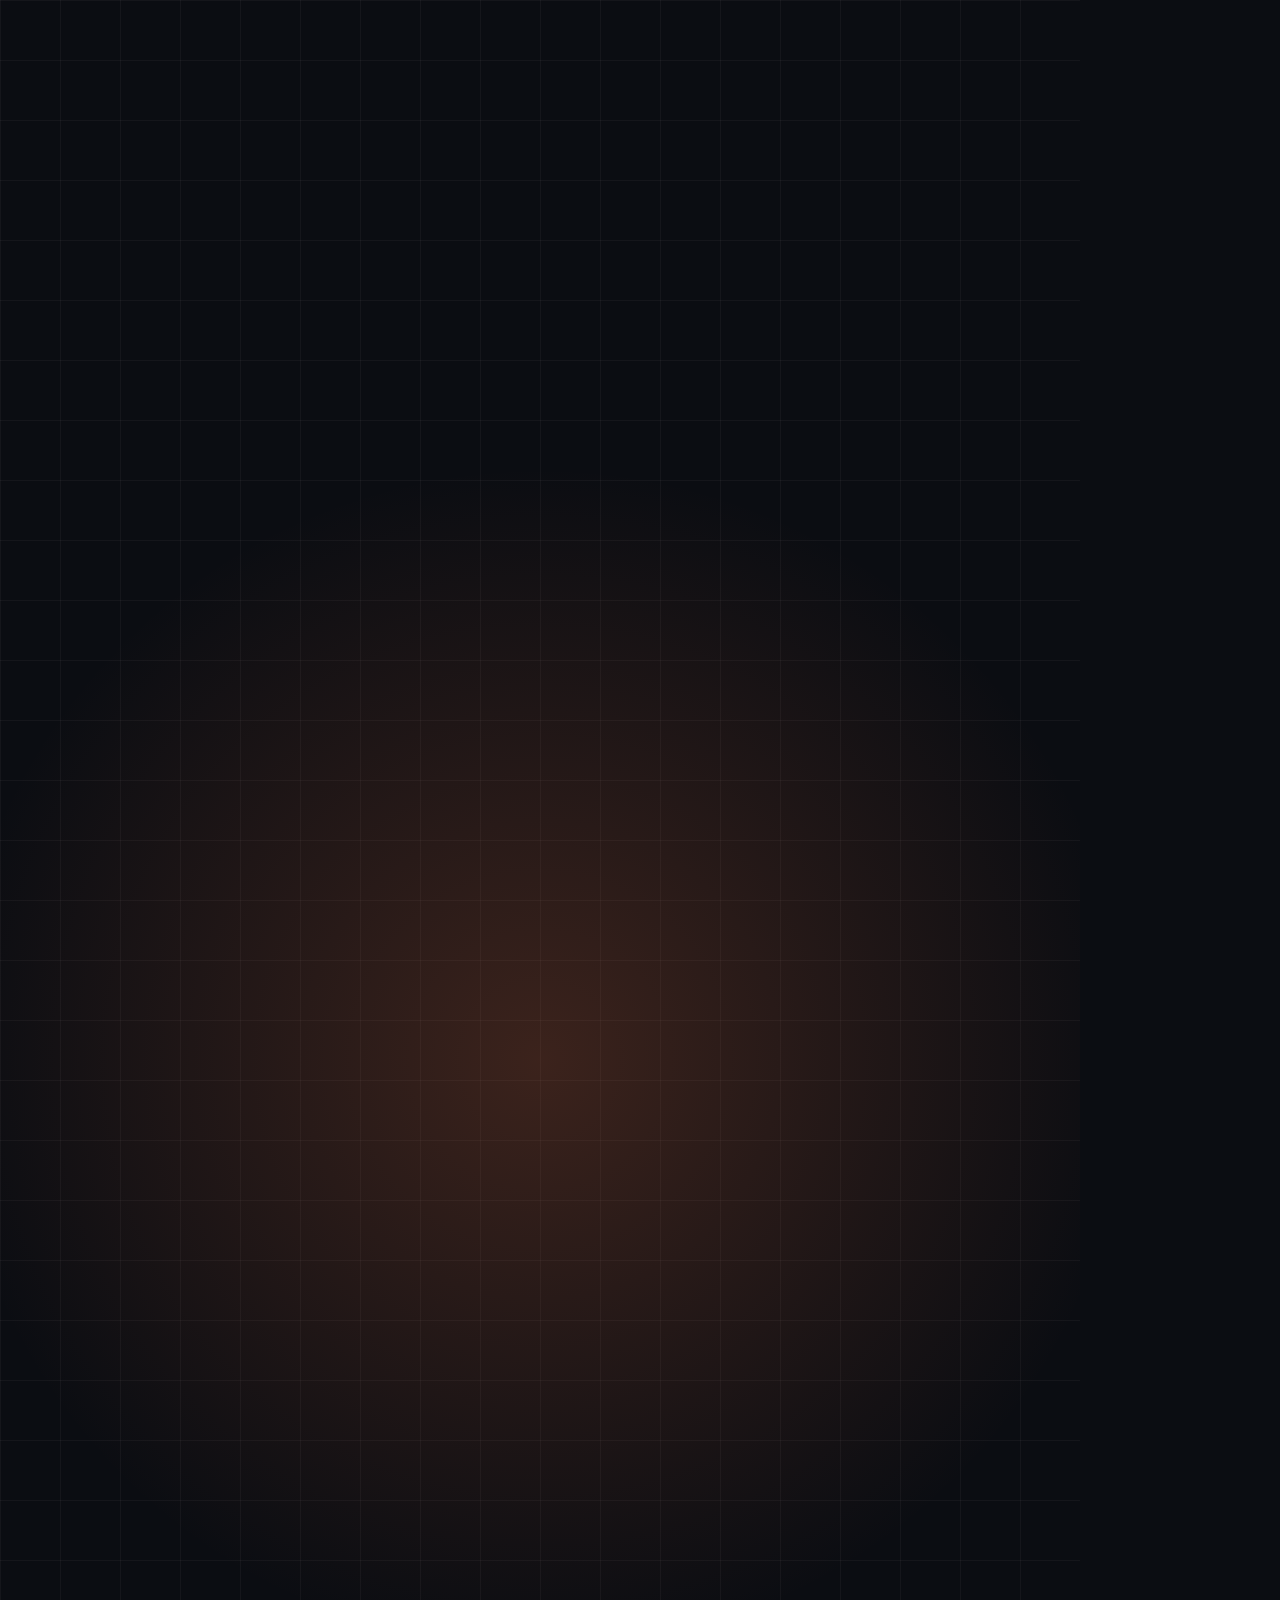
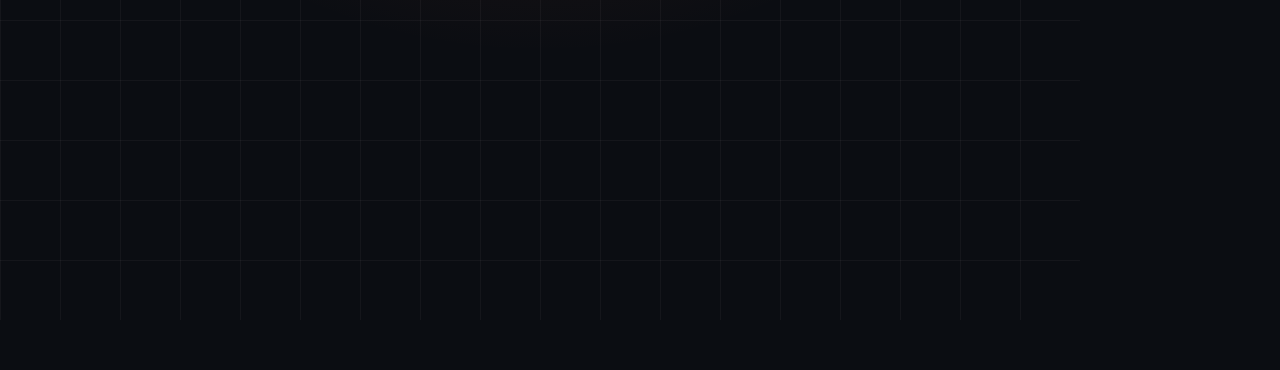
<file: youtube/video-01/scene.html>
<!doctype html>
<html>
<head>
<meta charset="utf-8">
<style>
  * { margin: 0; padding: 0; box-sizing: border-box; }
  html, body { width: 1080px; height: 1920px; overflow: hidden; background: #0b0d12; }
  body { font-family: "Inter", sans-serif; color: #f4f1ea; position: relative; }
  .grid {
    position: absolute; inset: 0;
    background-image:
      linear-gradient(rgba(255,255,255,0.04) 1px, transparent 1px),
      linear-gradient(90deg, rgba(255,255,255,0.04) 1px, transparent 1px);
    background-size: 60px 60px;
  }
  .glow { position: absolute; width: 1400px; height: 1400px; border-radius: 50%;
    background: radial-gradient(circle, rgba(232,112,64,0.22), transparent 60%); left: -160px; top: 200px; }
  .scene { position: absolute; left: 90px; right: 150px; top: 0; bottom: 0; opacity: 0; }
  .mono { font-family: "JetBrains Mono", monospace; letter-spacing: 0.08em; }
  .kicker { font-size: 34px; color: #e87040; text-transform: uppercase; }
  .accent { color: #e87040; }

  /* Scene 1: hook */
  #s1 { display: flex; flex-direction: column; justify-content: center; }
  #s1 .line { font-size: 104px; font-weight: 900; line-height: 1.02; letter-spacing: -0.03em; }
  #s1 .big { font-size: 260px; font-weight: 900; color: #e87040; letter-spacing: -0.05em; line-height: 1; }
  #s1 .sub { font-size: 52px; font-weight: 600; color: #b9b4aa; margin-top: 40px; line-height: 1.2; }

  /* Scene 2: chart */
  #s2 { padding-top: 230px; }
  #s2 h2 { font-size: 76px; font-weight: 900; line-height: 1.05; letter-spacing: -0.02em; margin: 24px 0 70px; }
  .row { display: flex; align-items: center; height: 112px; }
  .flag { font-family: "Noto Color Emoji"; font-size: 60px; width: 92px; }
  .name { font-size: 34px; font-weight: 600; width: 190px; color: #d8d3c8; }
  .barwrap { flex: 1; position: relative; height: 62px; }
  .bar { position: absolute; left: 0; top: 0; height: 62px; border-radius: 8px; background: #e87040; }
  .bar.low { background: #4a5263; }
  .val { position: absolute; top: 6px; font-size: 42px; font-weight: 800; white-space: nowrap; }
  .foot { margin-top: 30px; font-size: 24px; color: #7d7a73; }

  /* Scene 3: versus */
  #s3 { display: flex; flex-direction: column; justify-content: center; align-items: flex-start; }
  .vs { display: flex; align-items: baseline; gap: 36px; }
  .vs .flag { font-size: 110px; width: auto; }
  .vs .amt { font-size: 150px; font-weight: 900; letter-spacing: -0.04em; }
  .vs .amt.low { color: #8a92a4; }
  .vsword { font-size: 48px; color: #7d7a73; margin: 20px 0 20px 8px; }
  .x { font-size: 64px; font-weight: 800; margin-top: 70px; line-height: 1.15; }

  /* Scene 4: takeaway */
  #s4 { display: flex; flex-direction: column; justify-content: center; }
  #s4 .t { font-size: 92px; font-weight: 900; line-height: 1.05; letter-spacing: -0.03em; }
  #s4 .list { margin-top: 60px; font-size: 50px; font-weight: 600; color: #d8d3c8; line-height: 1.6; }
  #s4 .list .flag { font-size: 50px; width: auto; margin-right: 18px; }
  #s4 .cta { margin-top: 90px; display: inline-block; padding: 26px 40px; border: 3px solid #e87040; border-radius: 18px;
    font-size: 44px; font-weight: 800; color: #e87040; }
</style>
</head>
<body>
<div class="grid"></div>
<div class="glow" id="glow"></div>

<div class="scene" id="s1">
  <div class="kicker mono">Same video. Same views.</div>
  <div class="line" style="margin-top:40px">YouTube pays</div>
  <div class="big" id="s1big">16×</div>
  <div class="line">more</div>
  <div class="sub">depending on <span class="accent">where</span> your viewers live.</div>
</div>

<div class="scene" id="s2">
  <div class="kicker mono">Earnings per 1,000 views</div>
  <h2>What YouTube pays in each country</h2>
  <div id="rows"></div>
  <div class="foot mono">Estimated long-form RPM, 2026 · third-party creator data</div>
</div>

<div class="scene" id="s3">
  <div class="vs"><span class="flag">🇦🇺</span><span class="amt" id="auAmt">$11</span></div>
  <div class="vsword mono">vs</div>
  <div class="vs"><span class="flag">🇮🇳</span><span class="amt low" id="inAmt">$0.70</span></div>
  <div class="x">India has <span class="accent">2×</span> more viewers than the US…<br>but pays <span class="accent">~14×</span> less per view.</div>
</div>

<div class="scene" id="s4">
  <div class="kicker mono">The takeaway</div>
  <div class="t">Make videos for the countries that <span class="accent">pay</span>.</div>
  <div class="list">
    <div><span class="flag">🇺🇸</span>USA · <span class="flag">🇦🇺</span>Australia</div>
    <div><span class="flag">🇨🇦</span>Canada · <span class="flag">🇬🇧</span>UK</div>
    <div style="color:#e87040">→ all speak English.</div>
  </div>
  <div class="cta">Follow for part 2: best niches 💰</div>
</div>

<script>
const DATA = [
  ["🇦🇺", "Australia", 11.0],
  ["🇺🇸", "USA", 10.0],
  ["🇨🇦", "Canada", 9.0],
  ["🇬🇧", "UK", 6.5],
  ["🇩🇪", "Germany", 6.0],
  ["🇯🇵", "Japan", 2.75],
  ["🇧🇷", "Brazil", 1.05],
  ["🇮🇳", "India", 0.70],
];
const MAX = 11.0, BAR_MAX = 520;
const rows = document.getElementById("rows");
DATA.forEach(([f, n, v], i) => {
  const r = document.createElement("div");
  r.className = "row";
  r.innerHTML = `<span class="flag">${f}</span><span class="name">${n}</span>
    <div class="barwrap"><div class="bar ${v < 3 ? "low" : ""}" id="b${i}"></div><span class="val" id="v${i}"></span></div>`;
  rows.appendChild(r);
});

const clamp = (x, a = 0, b = 1) => Math.min(b, Math.max(a, x));
const ease = x => { x = clamp(x); return 1 - Math.pow(1 - x, 3); };
const prog = (t, a, b) => clamp((t - a) / (b - a));
const money = v => v < 3 ? "$" + v.toFixed(2) : "$" + v.toFixed(v % 1 ? 1 : 0);

// scene windows [in, out] in seconds
const S = { s1: [0, 3.6], s2: [3.6, 14.5], s3: [14.5, 19.5], s4: [19.5, 25] };
function fade(id, t) {
  const [a, b] = S[id], el = document.getElementById(id);
  const o = Math.min(ease(prog(t, a, a + 0.4)), 1 - prog(t, b - 0.3, b));
  el.style.opacity = t >= a && t <= b ? o : 0;
  el.style.transform = `translateY(${(1 - ease(prog(t, a, a + 0.5))) * 50}px)`;
}

window.render = function (t) {
  for (const id in S) fade(id, t);
  document.getElementById("glow").style.transform = `translate(${Math.sin(t * 0.4) * 120}px, ${Math.cos(t * 0.3) * 160}px)`;

  const pop = ease(prog(t, 0.6, 1.2));
  document.getElementById("s1big").style.transform = `scale(${0.6 + 0.4 * pop})`;
  document.getElementById("s1big").style.transformOrigin = "left center";

  DATA.forEach(([, , v], i) => {
    const p = ease(prog(t, 4.6 + i * 0.75, 5.8 + i * 0.75));
    const w = (v / MAX) * BAR_MAX * p;
    document.getElementById("b" + i).style.width = w + "px";
    const val = document.getElementById("v" + i);
    val.style.left = (w + 20) + "px";
    val.style.opacity = p > 0.02 ? 1 : 0;
    val.textContent = money(v * p);
  });

  const c = ease(prog(t, 15, 16.2));
  document.getElementById("auAmt").textContent = "$" + Math.round(11 * c);
  document.getElementById("inAmt").textContent = "$" + (0.7 * c).toFixed(2);
};
window.render(0);
</script>
</body>
</html>
</file>
